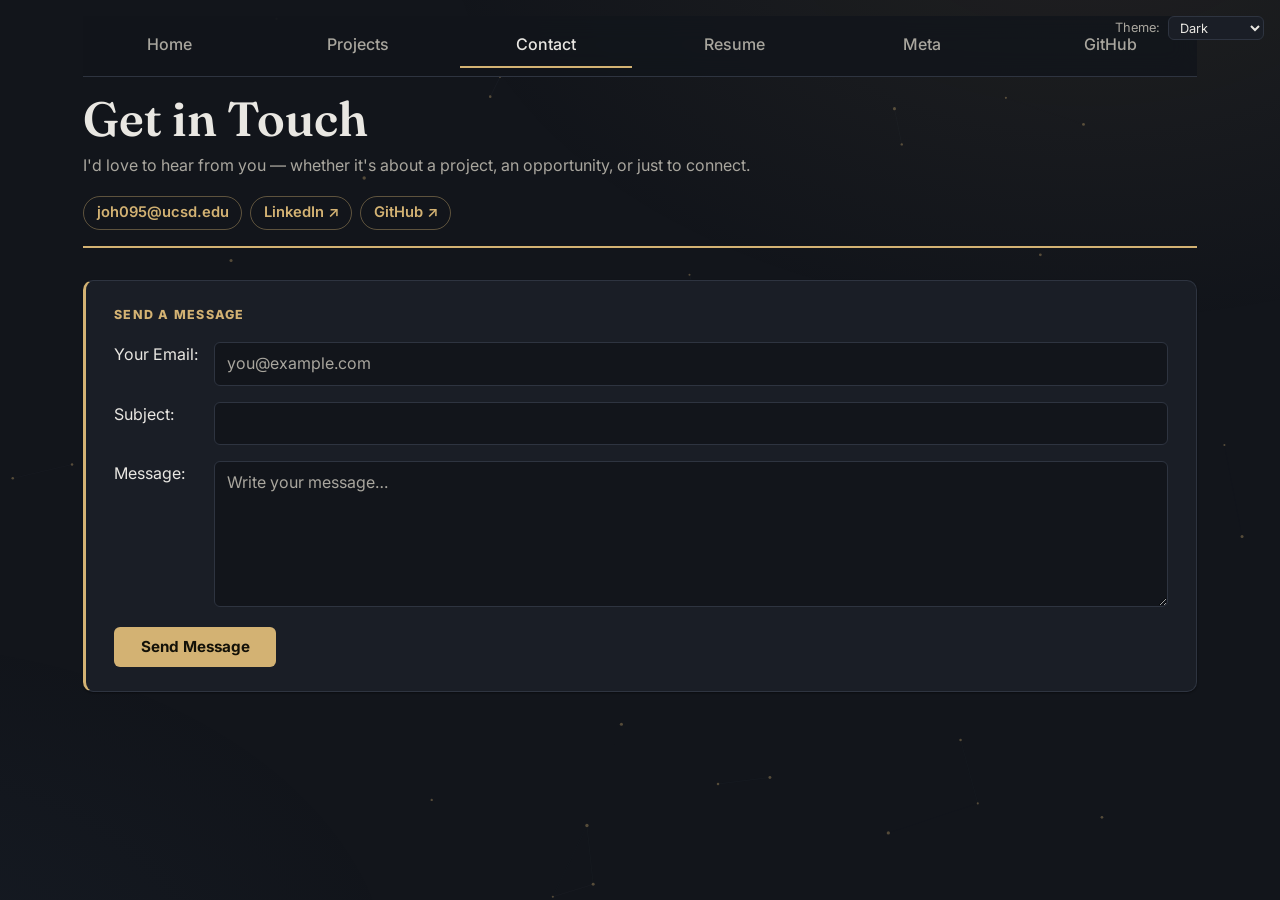
<file: contact/index.html>
<!DOCTYPE html>
<html lang="en">
<head>
  <meta charset="UTF-8">
  <meta name="viewport" content="width=device-width, initial-scale=1.0">
  <title>Contact | Joshua Huang</title>
  <link rel="preconnect" href="https://fonts.googleapis.com">
  <link rel="preconnect" href="https://fonts.gstatic.com" crossorigin>
  <link href="https://fonts.googleapis.com/css2?family=Fraunces:opsz,wght@9..144,500;9..144,600;9..144,700&family=Inter:wght@400;500;600;700&family=IBM+Plex+Mono:wght@400;500&display=swap" rel="stylesheet">
  <link rel="stylesheet" href="../style.css">
  <script type="module" src="../global.js"></script>
  <style>
    /* ── Page header ───────────────────────────────────────── */
    .contact-header {
      padding: 1rem 0 1rem;
      border-bottom: 2px solid var(--color-accent);
      margin-bottom: 2rem;
    }

    .contact-header h1 {
      font-size: clamp(2rem, 5vw, 3rem);
      margin: 0 0 0.4rem;
      line-height: 1.1;
    }

    .contact-sub {
      font-size: 1rem;
      line-height: 1.65;
      color: var(--text-muted);
      margin: 0 0 1.1rem;
    }

    /* ── Direct contact links ──────────────────────────────── */
    .contact-links {
      display: flex;
      flex-wrap: wrap;
      gap: 0.5rem;
    }

    .contact-link {
      display: inline-block;
      font-size: 0.92rem;
      font-weight: 600;
      color: var(--accent);
      text-decoration: none;
      border: 1px solid color-mix(in oklch, var(--accent), transparent 60%);
      padding: 0.28em 0.85em;
      border-radius: 2em;
      transition: background var(--dur-1) var(--ease), border-color var(--dur-1) var(--ease);
    }

    .contact-link:hover {
      background: color-mix(in oklch, var(--accent), transparent 88%);
      border-color: var(--accent);
    }

    /* ── Form card ─────────────────────────────────────────── */
    .contact-form-wrap {
      background: var(--surface);
      border: 1px solid var(--border);
      border-left: 3px solid var(--accent);
      border-radius: var(--radius-m);
      box-shadow: var(--shadow-1);
      padding: 1.5rem 1.75rem;
    }

    .form-intro {
      font-size: 0.78rem;
      font-weight: 800;
      text-transform: uppercase;
      letter-spacing: 0.1em;
      color: var(--color-accent);
      margin: 0 0 1.1rem;
    }

    /* ── Input styling ─────────────────────────────────────── */
    input,
    textarea {
      padding: 0.5em 0.75em;
      border: 1px solid var(--border);
      border-radius: var(--radius-s);
      background: var(--bg);
      color: var(--text);
      width: 100%;
      transition: border-color var(--dur-1) var(--ease), box-shadow var(--dur-1) var(--ease);
    }

    input::placeholder,
    textarea::placeholder {
      color: var(--text-muted);
    }

    input:focus,
    textarea:focus {
      outline: none;
      border-color: var(--accent);
      box-shadow: 0 0 0 3px color-mix(in oklch, var(--accent), transparent 75%);
    }

    /* ── Submit button ─────────────────────────────────────── */
    button[type="submit"] {
      background: var(--accent);
      color: var(--on-accent);
      border: none;
      border-radius: var(--radius-s);
      padding: 0.5em 1.75em;
      font-size: 0.95rem;
      font-weight: 700;
      cursor: pointer;
      width: auto;
      margin: 0.25em 0 0;
      justify-self: start;
      transition: background var(--dur-1) var(--ease);
    }

    button[type="submit"]:hover {
      background: var(--accent-strong);
    }
  </style>
</head>

<body>

  <!-- ── Header ──────────────────────────────────────────────── -->
  <header class="contact-header">
    <h1>Get in Touch</h1>
    <p class="contact-sub">
      I'd love to hear from you — whether it's about a project, an opportunity, or just to connect.
    </p>
    <div class="contact-links">
      <a href="mailto:joh095@ucsd.edu" class="contact-link">joh095@ucsd.edu</a>
      <a href="https://linkedin.com/in/joshuahuang22" class="contact-link" target="_blank" rel="noopener noreferrer">LinkedIn ↗</a>
      <a href="https://github.com/joshuaamm7" class="contact-link" target="_blank" rel="noopener noreferrer">GitHub ↗</a>
    </div>
  </header>

  <!-- ── Form card ───────────────────────────────────────────── -->
  <div class="contact-form-wrap">
    <p class="form-intro">Send a message</p>

    <form action="mailto:joh095@ucsd.edu" method="POST" enctype="text/plain">

      <label>
        Your Email:
        <input name="email" type="email" placeholder="you@example.com" required>
      </label>

      <label>
        Subject:
        <input name="subject" required>
      </label>

      <label>
        Message:
        <textarea name="body" rows="5" placeholder="Write your message…"></textarea>
      </label>

      <button type="submit">Send Message</button>

    </form>
  </div>

</body>
</html>
</file>
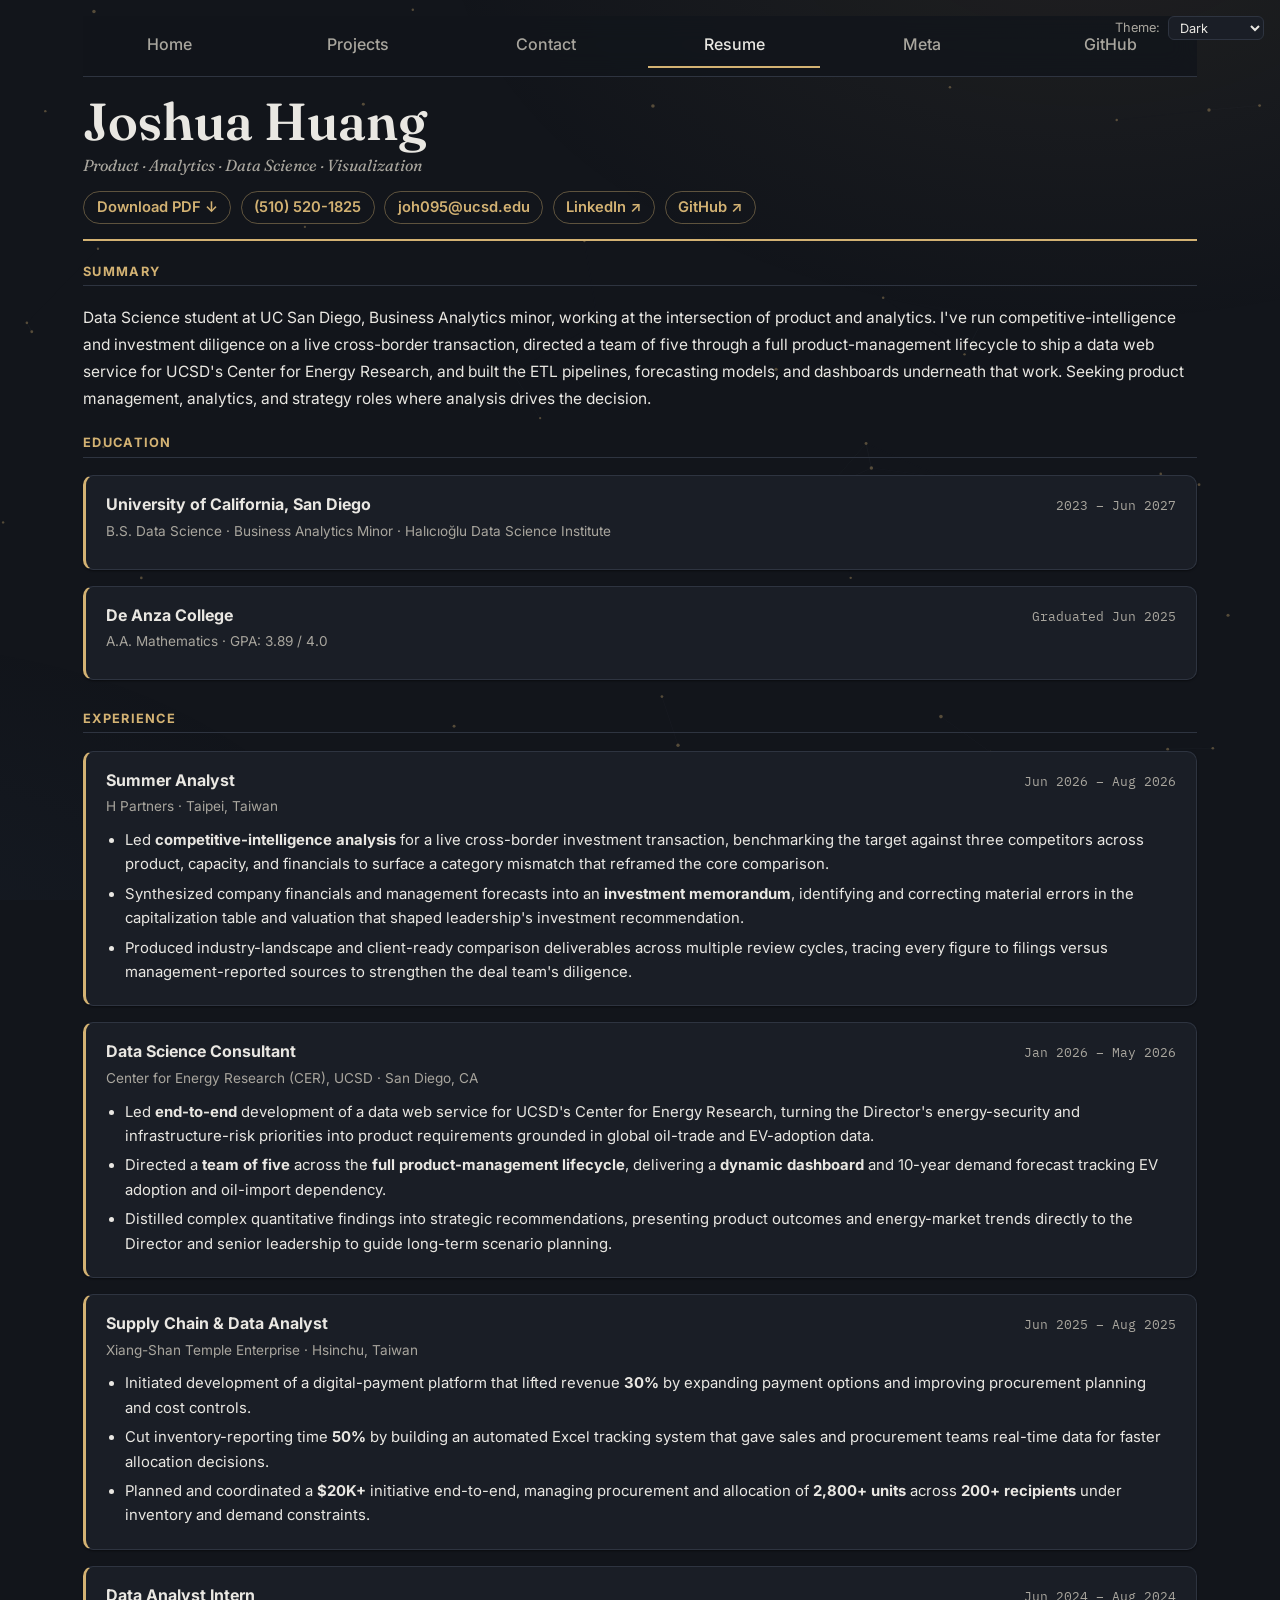
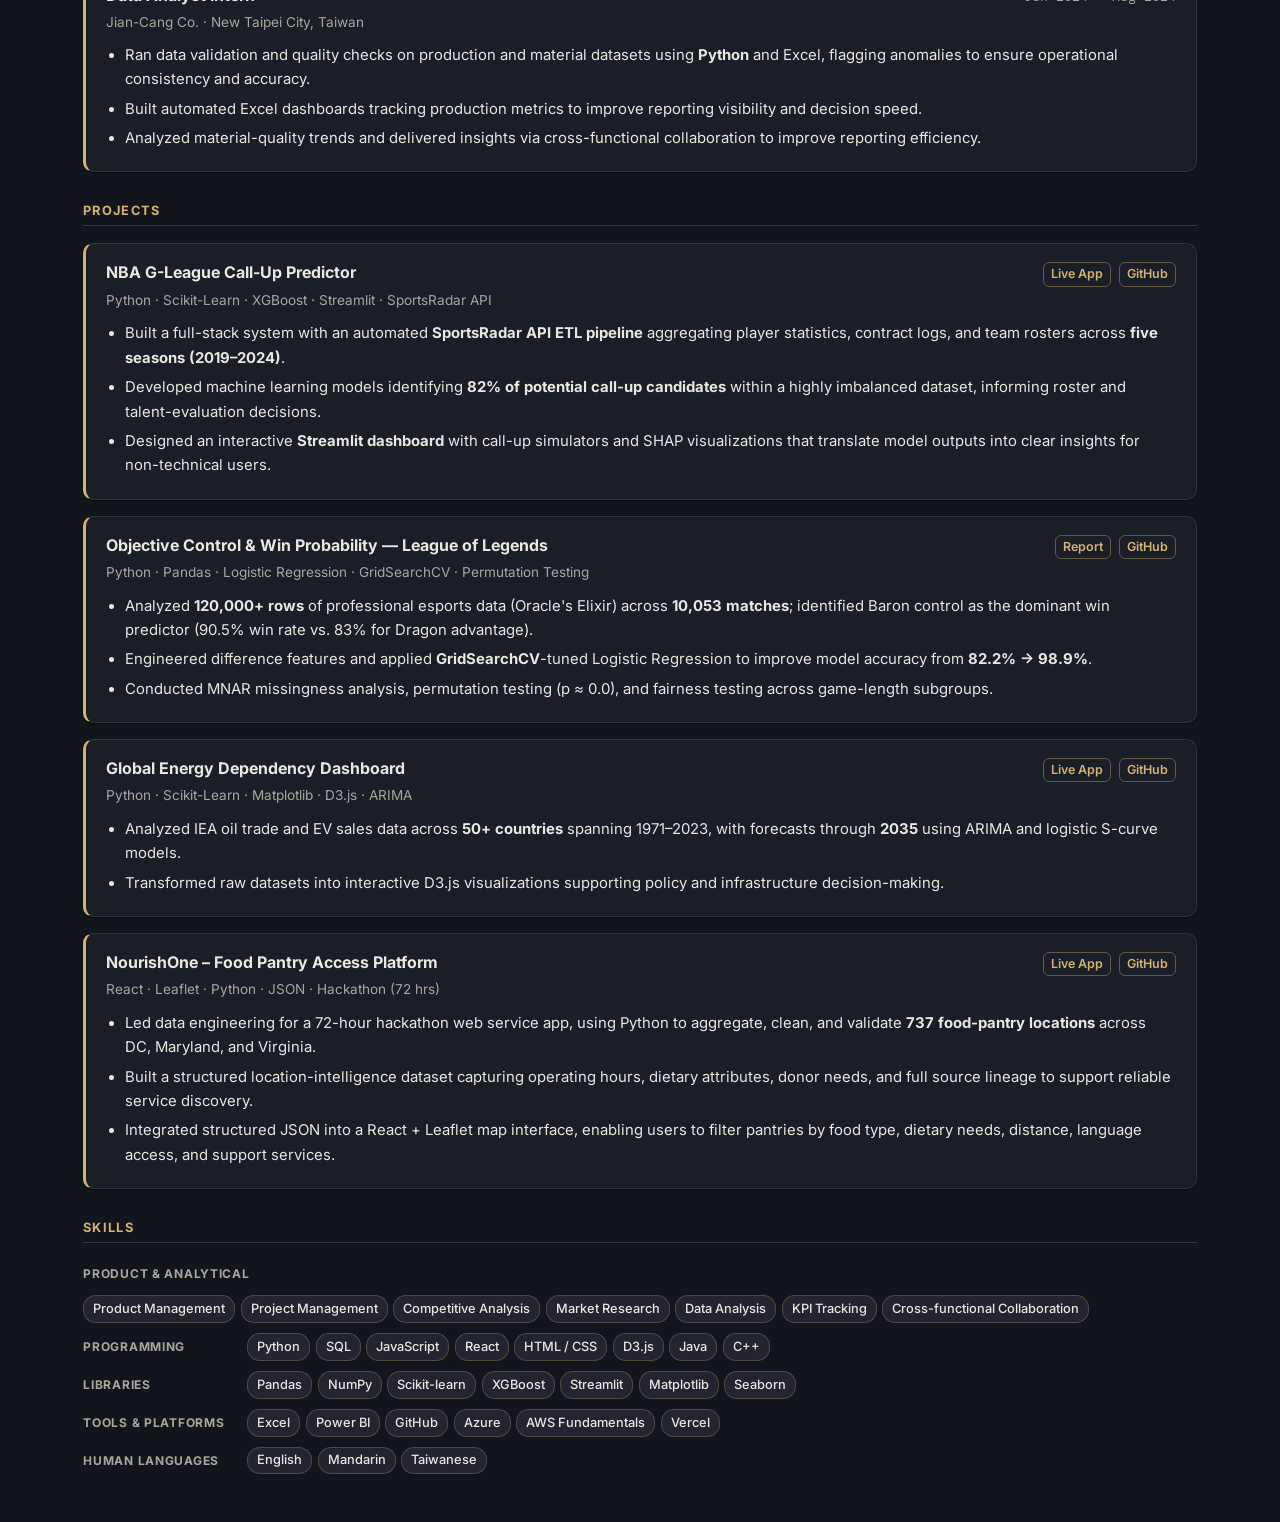
<file: resume/index.html>
<!DOCTYPE html>
<html lang="en">
<head>
  <meta charset="UTF-8">
  <meta name="viewport" content="width=device-width, initial-scale=1.0">
  <title>Joshua Huang | Resume</title>
  <link rel="preconnect" href="https://fonts.googleapis.com">
  <link rel="preconnect" href="https://fonts.gstatic.com" crossorigin>
  <link href="https://fonts.googleapis.com/css2?family=Fraunces:opsz,wght@9..144,500;9..144,600;9..144,700&family=Inter:wght@400;500;600;700&family=IBM+Plex+Mono:wght@400;500&display=swap" rel="stylesheet">
  <link rel="stylesheet" href="../style.css">
  <script type="module" src="../global.js"></script>
  <style>
    /* ── Resume header ───────────────────────────────────── */
    .resume-header {
      padding: 1rem 0 0.9rem;
      border-bottom: 2px solid var(--color-accent);
      margin-bottom: 1.5rem;
    }

    .resume-header h1 {
      font-size: clamp(2rem, 5vw, 3.25rem);
      margin: 0 0 0.2rem;
      line-height: 1.1;
    }

    .resume-tagline {
      margin: 0 0 0.75rem;
      font-size: 1rem;
      font-family: var(--font-display);
      font-style: italic;
      color: var(--text-muted);
    }

    .resume-contact {
      display: flex;
      flex-wrap: wrap;
      gap: 0.5rem 0.6rem;
      margin-top: 0.25rem;
    }

    .resume-contact a {
      display: inline-flex;
      align-items: center;
      font-size: 0.92rem;
      font-weight: 600;
      color: var(--accent);
      text-decoration: none;
      border: 1px solid color-mix(in oklch, var(--accent), transparent 60%);
      padding: 0.28em 0.85em;
      border-radius: 2em;
      transition: background var(--dur-1) var(--ease), border-color var(--dur-1) var(--ease);
    }

    .resume-contact a:hover {
      background: color-mix(in oklch, var(--accent), transparent 88%);
      border-color: var(--accent);
    }

    /* ── Sections ────────────────────────────────────────── */
    .resume-section { margin-bottom: 2rem; }
    .resume-section:first-of-type { margin-bottom: 1.5rem; }

    .resume-section > h2 {
      font-family: var(--font-body);
      font-size: 0.8rem;
      font-weight: 700;
      text-transform: uppercase;
      letter-spacing: 0.1em;
      color: var(--accent);
      border-bottom: 1px solid var(--border);
      padding-bottom: 0.4rem;
      margin: 0 0 1.1rem;
    }

    /* ── Entry cards (experience / education / project) ──── */
    .resume-entry {
      padding: 1rem 1.25rem;
      margin-bottom: 1rem;
      background: var(--surface);
      border: 1px solid var(--border);
      border-left: 3px solid var(--accent);
      border-radius: var(--radius-m);
      box-shadow: var(--shadow-1);
    }

    .resume-entry-header {
      display: flex;
      justify-content: space-between;
      align-items: baseline;
      flex-wrap: wrap;
      gap: 0.2rem 1rem;
    }

    .resume-role {
      font-size: 1rem;
      font-weight: 700;
    }

    .resume-date {
      font-size: 0.82rem;
      font-family: var(--font-mono);
      color: var(--text-muted);
      white-space: nowrap;
    }

    .resume-meta {
      font-size: 0.85rem;
      color: var(--text-muted);
      margin: 0.2rem 0 0.6rem;
    }

    /* ── Bullet lists ────────────────────────────────────── */
    .resume-bullets {
      margin: 0.5rem 0 0;
      padding-left: 1.2rem;
      line-height: 1.65;
    }

    .resume-bullets li {
      margin-bottom: 0.3rem;
      font-size: 0.93rem;
    }

    /* ── Project link pills ──────────────────────────────── */
    .resume-links {
      display: flex;
      gap: 0.5rem;
      align-items: center;
    }

    .resume-links a {
      font-size: 0.78rem;
      font-weight: 600;
      color: var(--accent);
      text-decoration: none;
      border: 1px solid color-mix(in oklch, var(--accent), transparent 60%);
      padding: 0.1em 0.55em;
      border-radius: var(--radius-s);
      line-height: 1.6;
      transition: background var(--dur-1) var(--ease), border-color var(--dur-1) var(--ease);
    }

    .resume-links a:hover {
      background: color-mix(in oklch, var(--accent), transparent 88%);
      border-color: var(--accent);
    }

    /* ── Skills ──────────────────────────────────────────── */
    .resume-skills {
      display: flex;
      flex-direction: column;
      gap: 0.65rem;
    }

    .skill-group {
      display: flex;
      align-items: flex-start;
      gap: 0.75rem;
      flex-wrap: wrap;
    }

    .skill-group-label {
      font-size: 0.75rem;
      font-weight: 700;
      text-transform: uppercase;
      letter-spacing: 0.06em;
      color: var(--text-muted);
      white-space: nowrap;
      min-width: 9.5rem;
      padding-top: 0.3em;
    }

    .skill-tags {
      display: flex;
      flex-wrap: wrap;
      gap: 0.35rem;
    }

    .skill-tag {
      font-size: 0.8rem;
      font-weight: 500;
      padding: 0.2em 0.7em;
      border-radius: 1em;
      background: color-mix(in oklch, var(--accent), var(--bg) 88%);
      border: 1px solid color-mix(in oklch, var(--accent), transparent 75%);
      color: var(--text);
    }

    /* ── Summary ─────────────────────────────────────────── */
    .resume-summary {
      font-size: 0.97rem;
      line-height: 1.75;
      margin: 0;
    }

    /* ── Responsive ──────────────────────────────────────── */
    @media (max-width: 600px) {
      .resume-entry-header { flex-direction: column; }
      .skill-group { flex-direction: column; gap: 0.4rem; }
      .skill-group-label { min-width: unset; }
    }
  </style>
</head>

<body>

  <!-- ── Header ─────────────────────────────────────────── -->
  <header class="resume-header">
    <h1>Joshua Huang</h1>
    <p class="resume-tagline">Product · Analytics · Data Science · Visualization</p>
    <div class="resume-contact">
      <a href="Joshua_Huang_Resume.pdf" download>Download PDF ↓</a>
      <a href="tel:+15105201825">(510) 520-1825</a>
      <a href="mailto:joh095@ucsd.edu">joh095@ucsd.edu</a>
      <a href="https://linkedin.com/in/joshuahuang22" target="_blank" rel="noopener noreferrer">LinkedIn ↗</a>
      <a href="https://github.com/joshuaamm7" target="_blank" rel="noopener noreferrer">GitHub ↗</a>
    </div>
  </header>

  <!-- ── Summary ────────────────────────────────────────── -->
  <section class="resume-section">
    <h2>Summary</h2>
    <p class="resume-summary">
      Data Science student at UC San Diego, Business Analytics minor, working at the intersection of
      product and analytics. I've run competitive-intelligence and investment diligence on a live
      cross-border transaction, directed a team of five through a full product-management lifecycle
      to ship a data web service for UCSD's Center for Energy Research, and built the ETL pipelines,
      forecasting models, and dashboards underneath that work. Seeking product management, analytics,
      and strategy roles where analysis drives the decision.
    </p>
  </section>

  <!-- ── Education ──────────────────────────────────────── -->
  <section class="resume-section">
    <h2>Education</h2>

    <div class="resume-entry">
      <div class="resume-entry-header">
        <span class="resume-role">University of California, San Diego</span>
        <span class="resume-date">2023 – Jun 2027</span>
      </div>
      <p class="resume-meta">
        B.S. Data Science · Business Analytics Minor · Halıcıoğlu Data Science Institute
      </p>
    </div>

    <div class="resume-entry">
      <div class="resume-entry-header">
        <span class="resume-role">De Anza College</span>
        <span class="resume-date">Graduated Jun 2025</span>
      </div>
      <p class="resume-meta">A.A. Mathematics · GPA: 3.89 / 4.0</p>
    </div>
  </section>

  <!-- ── Experience ─────────────────────────────────────── -->
  <section class="resume-section">
    <h2>Experience</h2>

    <div class="resume-entry">
      <div class="resume-entry-header">
        <span class="resume-role">Summer Analyst</span>
        <span class="resume-date">Jun 2026 – Aug 2026</span>
      </div>
      <p class="resume-meta">H Partners · Taipei, Taiwan</p>
      <ul class="resume-bullets">
        <li>Led <strong>competitive-intelligence analysis</strong> for a live cross-border investment
          transaction, benchmarking the target against three competitors across product, capacity,
          and financials to surface a category mismatch that reframed the core comparison.</li>
        <li>Synthesized company financials and management forecasts into an
          <strong>investment memorandum</strong>, identifying and correcting material errors in the
          capitalization table and valuation that shaped leadership's investment recommendation.</li>
        <li>Produced industry-landscape and client-ready comparison deliverables across multiple
          review cycles, tracing every figure to filings versus management-reported sources to
          strengthen the deal team's diligence.</li>
      </ul>
    </div>

    <div class="resume-entry">
      <div class="resume-entry-header">
        <span class="resume-role">Data Science Consultant</span>
        <span class="resume-date">Jan 2026 – May 2026</span>
      </div>
      <p class="resume-meta">Center for Energy Research (CER), UCSD · San Diego, CA</p>
      <ul class="resume-bullets">
        <li>Led <strong>end-to-end</strong> development of a data web service for UCSD's Center for
          Energy Research, turning the Director's energy-security and infrastructure-risk priorities
          into product requirements grounded in global oil-trade and EV-adoption data.</li>
        <li>Directed a <strong>team of five</strong> across the
          <strong>full product-management lifecycle</strong>, delivering a
          <strong>dynamic dashboard</strong> and 10-year demand forecast tracking EV adoption and
          oil-import dependency.</li>
        <li>Distilled complex quantitative findings into strategic recommendations, presenting
          product outcomes and energy-market trends directly to the Director and senior leadership
          to guide long-term scenario planning.</li>
      </ul>
    </div>

    <div class="resume-entry">
      <div class="resume-entry-header">
        <span class="resume-role">Supply Chain &amp; Data Analyst</span>
        <span class="resume-date">Jun 2025 – Aug 2025</span>
      </div>
      <p class="resume-meta">Xiang-Shan Temple Enterprise · Hsinchu, Taiwan</p>
      <ul class="resume-bullets">
        <li>Initiated development of a digital-payment platform that lifted revenue
          <strong>30%</strong> by expanding payment options and improving procurement planning and
          cost controls.</li>
        <li>Cut inventory-reporting time <strong>50%</strong> by building an automated Excel tracking
          system that gave sales and procurement teams real-time data for faster allocation
          decisions.</li>
        <li>Planned and coordinated a <strong>$20K+</strong> initiative end-to-end, managing
          procurement and allocation of <strong>2,800+ units</strong> across
          <strong>200+ recipients</strong> under inventory and demand constraints.</li>
      </ul>
    </div>

    <div class="resume-entry">
      <div class="resume-entry-header">
        <span class="resume-role">Data Analyst Intern</span>
        <span class="resume-date">Jun 2024 – Aug 2024</span>
      </div>
      <p class="resume-meta">Jian-Cang Co. · New Taipei City, Taiwan</p>
      <ul class="resume-bullets">
        <li>Ran data validation and quality checks on production and material datasets using
          <strong>Python</strong> and Excel, flagging anomalies to ensure operational consistency
          and accuracy.</li>
        <li>Built automated Excel dashboards tracking production metrics to improve reporting
          visibility and decision speed.</li>
        <li>Analyzed material-quality trends and delivered insights via cross-functional
          collaboration to improve reporting efficiency.</li>
      </ul>
    </div>
  </section>

  <!-- ── Projects ───────────────────────────────────────── -->
  <section class="resume-section">
    <h2>Projects</h2>

    <div class="resume-entry">
      <div class="resume-entry-header">
        <span class="resume-role">NBA G-League Call-Up Predictor</span>
        <span class="resume-links">
          <a href="https://next-up.streamlit.app/" target="_blank" rel="noopener noreferrer">Live App</a>
          <a href="https://github.com/joshuaamm7" target="_blank" rel="noopener noreferrer">GitHub</a>
        </span>
      </div>
      <p class="resume-meta">Python · Scikit-Learn · XGBoost · Streamlit · SportsRadar API</p>
      <ul class="resume-bullets">
        <li>Built a full-stack system with an automated <strong>SportsRadar API ETL pipeline</strong>
          aggregating player statistics, contract logs, and team rosters across
          <strong>five seasons (2019–2024)</strong>.</li>
        <li>Developed machine learning models identifying
          <strong>82% of potential call-up candidates</strong> within a highly imbalanced dataset,
          informing roster and talent-evaluation decisions.</li>
        <li>Designed an interactive <strong>Streamlit dashboard</strong> with call-up simulators and
          SHAP visualizations that translate model outputs into clear insights for non-technical
          users.</li>
      </ul>
    </div>

    <div class="resume-entry">
      <div class="resume-entry-header">
        <span class="resume-role">Objective Control & Win Probability — League of Legends</span>
        <span class="resume-links">
          <a href="https://joshuaamm7.github.io/Project4-Baron_OR_Drags/" target="_blank" rel="noopener noreferrer">Report</a>
          <a href="https://github.com/Joshuaamm7/Project4-Baron_OR_Drags" target="_blank" rel="noopener noreferrer">GitHub</a>
        </span>
      </div>
      <p class="resume-meta">Python · Pandas · Logistic Regression · GridSearchCV · Permutation Testing</p>
      <ul class="resume-bullets">
        <li>Analyzed <strong>120,000+ rows</strong> of professional esports data (Oracle's Elixir)
          across <strong>10,053 matches</strong>; identified Baron control as the dominant win predictor
          (90.5% win rate vs. 83% for Dragon advantage).</li>
        <li>Engineered difference features and applied <strong>GridSearchCV</strong>-tuned Logistic
          Regression to improve model accuracy from <strong>82.2% → 98.9%</strong>.</li>
        <li>Conducted MNAR missingness analysis, permutation testing (p ≈ 0.0), and fairness
          testing across game-length subgroups.</li>
      </ul>
    </div>

    <div class="resume-entry">
      <div class="resume-entry-header">
        <span class="resume-role">Global Energy Dependency Dashboard</span>
        <span class="resume-links">
          <a href="https://joshuaamm7.github.io/Energy-Dashboard-DS3/" target="_blank" rel="noopener noreferrer">Live App</a>
          <a href="https://github.com/joshuaamm7" target="_blank" rel="noopener noreferrer">GitHub</a>
        </span>
      </div>
      <p class="resume-meta">Python · Scikit-Learn · Matplotlib · D3.js · ARIMA</p>
      <ul class="resume-bullets">
        <li>Analyzed IEA oil trade and EV sales data across <strong>50+ countries</strong> spanning
          1971–2023, with forecasts through <strong>2035</strong> using ARIMA and logistic
          S-curve models.</li>
        <li>Transformed raw datasets into interactive D3.js visualizations supporting policy
          and infrastructure decision-making.</li>
      </ul>
    </div>

    <div class="resume-entry">
      <div class="resume-entry-header">
        <span class="resume-role">NourishOne – Food Pantry Access Platform</span>
        <span class="resume-links">
          <a href="https://nafsi-team-nourish-2djabv3ap-joshuaamm7s-projects.vercel.app/" target="_blank" rel="noopener noreferrer">Live App</a>
          <a href="https://github.com/joshuaamm7" target="_blank" rel="noopener noreferrer">GitHub</a>
        </span>
      </div>
      <p class="resume-meta">React · Leaflet · Python · JSON · Hackathon (72 hrs)</p>
      <ul class="resume-bullets">
        <li>Led data engineering for a 72-hour hackathon web service app, using Python to aggregate,
          clean, and validate <strong>737 food-pantry locations</strong> across DC, Maryland, and
          Virginia.</li>
        <li>Built a structured location-intelligence dataset capturing operating hours, dietary
          attributes, donor needs, and full source lineage to support reliable service discovery.</li>
        <li>Integrated structured JSON into a React + Leaflet map interface, enabling users to filter
          pantries by food type, dietary needs, distance, language access, and support services.</li>
      </ul>
    </div>
  </section>

  <!-- ── Skills ─────────────────────────────────────────── -->
  <section class="resume-section">
    <h2>Skills</h2>
    <div class="resume-skills">

      <div class="skill-group">
        <span class="skill-group-label">Product &amp; Analytical</span>
        <div class="skill-tags">
          <span class="skill-tag">Product Management</span>
          <span class="skill-tag">Project Management</span>
          <span class="skill-tag">Competitive Analysis</span>
          <span class="skill-tag">Market Research</span>
          <span class="skill-tag">Data Analysis</span>
          <span class="skill-tag">KPI Tracking</span>
          <span class="skill-tag">Cross-functional Collaboration</span>
        </div>
      </div>

      <div class="skill-group">
        <span class="skill-group-label">Programming</span>
        <div class="skill-tags">
          <span class="skill-tag">Python</span>
          <span class="skill-tag">SQL</span>
          <span class="skill-tag">JavaScript</span>
          <span class="skill-tag">React</span>
          <span class="skill-tag">HTML / CSS</span>
          <span class="skill-tag">D3.js</span>
          <span class="skill-tag">Java</span>
          <span class="skill-tag">C++</span>
        </div>
      </div>

      <div class="skill-group">
        <span class="skill-group-label">Libraries</span>
        <div class="skill-tags">
          <span class="skill-tag">Pandas</span>
          <span class="skill-tag">NumPy</span>
          <span class="skill-tag">Scikit-learn</span>
          <span class="skill-tag">XGBoost</span>
          <span class="skill-tag">Streamlit</span>
          <span class="skill-tag">Matplotlib</span>
          <span class="skill-tag">Seaborn</span>
        </div>
      </div>

      <div class="skill-group">
        <span class="skill-group-label">Tools &amp; Platforms</span>
        <div class="skill-tags">
          <span class="skill-tag">Excel</span>
          <span class="skill-tag">Power BI</span>
          <span class="skill-tag">GitHub</span>
          <span class="skill-tag">Azure</span>
          <span class="skill-tag">AWS Fundamentals</span>
          <span class="skill-tag">Vercel</span>
        </div>
      </div>

      <div class="skill-group">
        <span class="skill-group-label">Human Languages</span>
        <div class="skill-tags">
          <span class="skill-tag">English</span>
          <span class="skill-tag">Mandarin</span>
          <span class="skill-tag">Taiwanese</span>
        </div>
      </div>

    </div>
  </section>

</body>
</html>
</file>
<file: style.css>
* {
  box-sizing: border-box;
}

:root {
  /* surfaces */
  --bg:            light-dark(#f6f4ef, #12151b);
  --surface:       light-dark(#fdfcf9, #1a1e26);
  --surface-2:     light-dark(#efece4, #222733);
  --border:        light-dark(#ddd8cc, #2e3440);
  --border-strong: light-dark(#c9c3b4, #3a414f);
  /* ink */
  --text:          light-dark(#23262c, #e9e7e2);
  --text-muted:    light-dark(#5d5f66, #a9a69e);
  /* accent (champagne / bronze) */
  --accent:        light-dark(#7d600f, #d3b273);
  --accent-strong: color-mix(in oklch, var(--accent), var(--text) 15%);
  --on-accent:     light-dark(#ffffff, #131108);
  --color-accent:  var(--accent); /* legacy alias used by inline page styles */
  /* chart chrome */
  --chart-dot:     light-dark(#3a6ea8, #5e8fc7);
  --grid:          light-dark(#e5e1d6, #262b35);
  /* background effect */
  --bg-particle:   light-dark(#8a6b1e, #d3b273);
  --bg-line:       light-dark(#8f8974, #5b6474);
  /* elevation, radii, motion, type */
  --shadow-color:  light-dark(rgb(60 50 20 / 0.10), rgb(0 0 0 / 0.45));
  --shadow-1: 0 1px 2px var(--shadow-color);
  --shadow-2: 0 2px 6px var(--shadow-color), 0 12px 32px var(--shadow-color);
  --radius-s: 0.375rem;
  --radius-m: 0.625rem;
  --radius-l: 1rem;
  --ease: cubic-bezier(0.4, 0, 0.2, 1);
  --dur-1: 150ms;
  --dur-2: 300ms;
  --font-display: "Fraunces", Georgia, "Times New Roman", serif;
  --font-body: "Inter", system-ui, -apple-system, "Segoe UI", sans-serif;
  --font-mono: "IBM Plex Mono", ui-monospace, SFMono-Regular, Menlo, monospace;
}

html {
  accent-color: var(--accent);
  color-scheme: light dark;
  /* page background lives on html so the fixed bg canvas (z-index -1) stays visible */
  background-color: var(--bg);
}

body {
  max-width: min(1200px, 92vw);
  margin: 0 auto;
  padding: 1rem 2rem;
  background-color: transparent;
  color: var(--text);
  font-family: var(--font-body);
  line-height: 1.6;
}

/* Ambient wash — static fallback layer beneath the constellation canvas */
body::before {
  content: "";
  position: fixed;
  inset: 0;
  z-index: -2;
  pointer-events: none;
  background:
    radial-gradient(1100px 700px at 85% -10%, color-mix(in oklch, var(--accent), transparent 93%), transparent 60%),
    radial-gradient(900px 600px at -10% 110%, color-mix(in oklch, var(--chart-dot), transparent 95%), transparent 60%);
}

#bg-canvas {
  position: fixed;
  inset: 0;
  z-index: -1;
  pointer-events: none;
}

input,
textarea,
button,
select {
  font: inherit;
}

/* ─── Form ─────────────────────────────────────────────── */

form {
  display: grid;
  grid-template-columns: auto 1fr;
  gap: 1em;
}

form label {
  display: grid;
  grid-template-columns: subgrid;
  grid-column: 1 / -1;
}

button {
  grid-column: 1 / -1;
  width: 50%;
  margin: 1em auto;
}

/* ─── Navigation ────────────────────────────────────────── */

nav {
  position: sticky;
  top: 0;
  z-index: 50;
  display: flex;
  gap: 1rem;
  padding: 0.5rem 0;
  align-items: center;
  font-size: 1rem;
  background: color-mix(in srgb, var(--bg) 82%, transparent);
  backdrop-filter: blur(12px);
  -webkit-backdrop-filter: blur(12px);
  border-bottom: 1px solid var(--border);
}

nav ul,
nav li {
  display: contents;
}

nav a {
  flex: 1;
  text-decoration: none;
  color: var(--text-muted);
  font-weight: 500;
  text-align: center;
  padding: 0.5em;
  border-bottom: 2px solid transparent;
  transition: color var(--dur-1) var(--ease), border-color var(--dur-1) var(--ease);
}

nav a.current {
  color: var(--text);
  border-bottom-color: var(--accent);
}

nav a:hover:not(.current) {
  color: var(--text);
  border-bottom-color: color-mix(in oklch, var(--accent), transparent 50%);
}

/* ─── Headings ──────────────────────────────────────────── */

h1 {
  font-size: clamp(2.5rem, 6vw, 4rem);
}

h1,
h2,
h3,
h4,
h5,
h6 {
  font-family: var(--font-display);
  font-weight: 600;
  line-height: 1.1;
  text-wrap: balance;
}

a {
  color: var(--accent);
  transition: color var(--dur-1) var(--ease);
}

a:hover {
  color: var(--accent-strong);
}

code {
  font-family: var(--font-mono);
}

:focus-visible {
  outline: 2px solid var(--accent);
  outline-offset: 2px;
}

::selection {
  background: color-mix(in oklch, var(--accent), transparent 70%);
}

/* ─── Theme selector ────────────────────────────────────── */

.color-scheme {
  position: absolute;
  top: 1rem;
  right: 1rem;
  z-index: 60;
  font-size: 80%;
  color: var(--text-muted);
  display: flex;
  align-items: center;
  gap: 0.5rem;
  grid-column: auto;
  grid-template-columns: none;
}

.color-scheme select {
  background: var(--surface);
  color: var(--text);
  border: 1px solid var(--border);
  border-radius: var(--radius-s);
  padding: 0.2em 0.5em;
}

/* ─── Profile stats ─────────────────────────────────────── */

#profile-stats dl {
  display: grid;
  grid-template-columns: repeat(4, 1fr);
  gap: 0.5rem;
}

#profile-stats dt {
  grid-row: 1;
  font-weight: bold;
  color: var(--text-muted);
  text-transform: uppercase;
}

#profile-stats dd {
  grid-row: 2;
  margin: 0;
  font-size: 2rem;
}

/* ─── Projects grid ─────────────────────────────────────── */

.projects {
  display: grid;
  grid-template-columns: repeat(auto-fill, minmax(17em, 1fr));
  gap: 1.5em;
}

.projects img {
  width: 100%;
  height: auto;
  border-radius: var(--radius-m);
}

.projects article {
  padding: 1.5em;
  background-color: var(--surface);
  border: 1px solid var(--border);
  border-radius: var(--radius-l);
  box-shadow: var(--shadow-1);
  transition: transform var(--dur-2) var(--ease), box-shadow var(--dur-2) var(--ease), border-color var(--dur-2) var(--ease);
}

.projects article:hover {
  transform: translateY(-4px);
  box-shadow: var(--shadow-2);
  border-color: color-mix(in oklch, var(--accent), var(--border) 55%);
}

.projects h2 {
  margin: 0;
}

.projects article > p:first-of-type strong {
  font-family: var(--font-mono);
  font-size: 0.75rem;
  font-weight: 500;
  letter-spacing: 0.08em;
  color: var(--text-muted);
}

.project-link {
  display: inline-block;
  margin-top: 0.75em;
  font-size: 0.875rem;
  font-weight: 600;
  color: var(--color-accent);
  text-decoration: none;
}

.project-link:hover {
  text-decoration: underline;
}

/* ─── Pie chart & legend ────────────────────────────────── */

.chart-container {
  display: flex;
  align-items: center;
  gap: 2.5em;
  margin-block: 2.5rem;
}

#projects-pie-plot {
  max-width: 20em;
  overflow: visible;
}

#projects-pie-plot path {
  transition: 300ms;
  cursor: pointer;
}

#projects-pie-plot:has(path:hover) path:not(:hover) {
  opacity: 0.5;
}

.selected {
  --color: var(--accent) !important;
}

.selected:is(path) {
  fill: var(--color);
}

.legend {
  flex: 1;
  display: grid;
  grid-template-columns: repeat(auto-fill, minmax(9em, 1fr));
  gap: 1em;
  padding: 1em;
  border: 1px solid var(--border);
  border-radius: var(--radius-m);
  background: var(--surface);
  list-style: none;
}

.legend-item {
  display: flex;
  align-items: center;
  gap: 0.5em;
}

.swatch {
  display: inline-block;
  width: 1em;
  aspect-ratio: 1 / 1;
  background-color: var(--color);
  border-radius: 0.2em;
}

/* ─── Search bar ────────────────────────────────────────── */

.searchBar {
  display: block;
  width: 100%;
  max-width: 35em;
  padding: 0.75em 1em;
  margin-block: 1.5em;
  font-size: 1.1rem;
  border: 1px solid var(--border);
  border-radius: var(--radius-m);
  background-color: var(--surface);
  color: var(--text);
  transition: border-color var(--dur-1) var(--ease);
}

.searchBar::placeholder {
  color: var(--text-muted);
}

.searchBar:focus {
  border-color: var(--accent);
  outline: 3px solid color-mix(in oklch, var(--accent), transparent 70%);
  outline-offset: 2px;
}

/* ─── Stats ─────────────────────────────────────────────── */

.stats {
  display: grid;
  grid-template-columns: repeat(auto-fit, minmax(10em, 1fr));
  gap: 1rem;
  margin-block: 2rem;
}

.stats dt {
  font-weight: 600;
  font-size: 0.72rem;
  text-transform: uppercase;
  letter-spacing: 0.08em;
  color: var(--text-muted);
}

.stats dd {
  margin: 0;
  font-size: 2rem;
  font-weight: 600;
  font-family: var(--font-mono);
  font-variant-numeric: tabular-nums;
}

/* ─── Gridlines ─────────────────────────────────────────── */

.gridlines line {
  stroke: var(--grid);
  stroke-opacity: 1;
}

.gridlines path {
  display: none;
}

/* ─── Axes & scatter dots (overrides D3 presentation attrs) ─ */

.x-axis text,
.y-axis text {
  fill: var(--text-muted);
  font-family: var(--font-body);
  font-size: 0.72rem;
  font-variant-numeric: tabular-nums;
}

.x-axis path.domain,
.y-axis path.domain,
.x-axis line,
.y-axis line {
  stroke: var(--border-strong);
}

.dots circle {
  fill: var(--chart-dot);
}

/* ─── Tooltip & info ────────────────────────────────────── */

.info {
  display: grid;
  grid-template-columns: auto 1fr;
  gap: 0.25rem 1rem;
  margin: 0;
}

.info dt {
  color: var(--text-muted);
  font-weight: bold;
}

.info dd {
  margin: 0;
}

.tooltip {
  position: fixed;
  top: 1em;
  left: 1em;
  background: color-mix(in srgb, var(--surface) 88%, transparent);
  color: var(--text);
  border: 1px solid var(--border-strong);
  border-radius: var(--radius-m);
  padding: 1rem;
  box-shadow: var(--shadow-2);
  backdrop-filter: blur(0.5rem);
  z-index: 10;
}

dl.info {
  transition-duration: 500ms;
  transition-property: opacity, visibility;
}

dl.info[hidden]:not(:hover, :focus-within) {
  opacity: 0;
  visibility: hidden;
}

/* ─── Meta page header ──────────────────────────────────── */

.meta-header {
  margin-bottom: 2rem;
}

.meta-intro {
  min-width: 0;
}

.meta-intro h1 {
  font-size: clamp(2.5rem, 7vw, 4.5rem);
  line-height: 1;
  margin-bottom: 1rem;
}

.meta-intro p {
  margin-bottom: 1rem;
}

.meta-stats-panel {
  position: static;
  width: 100%;
}

#stats {
  display: grid;
  grid-template-columns: repeat(auto-fit, minmax(120px, 1fr));
  gap: 0.75rem;
  margin-top: 1.25rem;
  margin-bottom: 2rem;
}

.stat-card {
  padding: 0.75rem 0;
  border-top: 1px solid var(--border);
}

.stat-card dt {
  margin: 0 0 0.25rem;
  font-size: 0.72rem;
  font-weight: 600;
  text-transform: uppercase;
  letter-spacing: 0.08em;
  color: var(--text-muted);
}

.stat-card dd {
  margin: 0;
  font-size: clamp(1.3rem, 2.8vw, 2rem);
  font-weight: 600;
  line-height: 1.1;
  font-family: var(--font-mono);
  font-variant-numeric: tabular-nums;
}

/* ─── Time slider ───────────────────────────────────────── */

.slider-container {
  margin-block: 1rem;
}

.slider-container label {
  display: flex;
  align-items: center;
  gap: 1rem;
  flex-wrap: wrap;
}

#commit-progress {
  width: min(320px, 100%);
  flex: 0 1 320px;
}

#commit-time {
  font-size: 0.9rem;
  color: var(--text-muted);
  font-variant-numeric: tabular-nums;
}

/* ─── Circles (scatter plot) ────────────────────────────── */

circle {
  transition: all 200ms;
  transform-origin: center;
  transform-box: fill-box;

  @starting-style {
    r: 0;
  }
}

circle:hover {
  transform: scale(1.5);
}

circle.selected {
  fill: var(--accent);
}

/* ─── Brush selection ───────────────────────────────────── */

@keyframes marching-ants {
  to {
    stroke-dashoffset: -8;
  }
}

.selection {
  fill: var(--accent);
  fill-opacity: 0.08;
  stroke: var(--accent);
  stroke-opacity: 0.8;
  stroke-dasharray: 5 3;
  animation: marching-ants 2s linear infinite;
}

/* ─── Responsive ────────────────────────────────────────── */

@media (max-width: 700px) {
  .chart-container {
    flex-direction: column;
    align-items: stretch;
  }

  #projects-pie-plot {
    align-self: center;
  }

  nav {
    flex-wrap: wrap;
    gap: 0;
    font-size: 0.9rem;
  }

  nav a {
    padding: 0.4em 0.5em;
  }

  #chart {
    padding-left: 1.5rem;
  }
}
/* ─── Scrollytelling layout ──────────────────────────────── */

#scrolly-1 {
  position: relative;
  display: grid;
  grid-template-columns: minmax(260px, 0.85fr) minmax(480px, 1.4fr);
  gap: 2rem;
  align-items: start;
  margin-top: 2rem;
  margin-bottom: 4rem;
}

#scatter-story {
  position: relative;
  z-index: 1;
}

#scatter-plot {
  position: sticky;
  top: 3.5rem;
  align-self: start;
  max-height: 95vh;
  overflow-y: auto;
  z-index: 0;
  padding-bottom: 1rem;
  scrollbar-color: var(--border-strong) transparent;
}

.chart-section h2,
.files-section h2 {
  margin-top: 0;
  margin-bottom: 0.75rem;
}

#chart {
  width: 100%;
  overflow: visible;
  /* room for y-axis tick labels that extend left of the SVG viewBox */
  padding-left: 2.5rem;
}

#chart svg {
  width: 100%;
  height: auto;
  max-height: 45vh;
  display: block;
}

/* ─── Scroll steps ───────────────────────────────────────── */

.step {
  margin-bottom: 1.75rem;
  padding: 0.75rem 0 0.75rem 1rem;
  border-left: 3px solid var(--border-strong);
  color: var(--text-muted);
  font-size: 0.95rem;
  line-height: 1.5;
  transition: color 200ms, border-color 200ms;
}

.step:last-child {
  margin-bottom: 2rem;
}

.step p {
  margin: 0 0 0.6rem;
}

.step.is-active {
  color: var(--text);
  border-left-color: var(--accent);
}

#scatter-story a {
  color: inherit;
  font-weight: 600;
}

/* ─── Files section (inside sticky right column) ─────────── */

.files-section {
  margin-top: 1.5rem;
  padding-top: 1rem;
  border-top: 1px solid var(--border);
}

#files {
  display: grid;
  grid-template-columns: minmax(120px, 180px) minmax(0, 1fr);
  gap: 0.45rem 0.9rem;
  align-items: start;
}

#files > div {
  grid-column: 1 / -1;
  display: grid;
  grid-template-columns: subgrid;
  align-items: start;
  margin-bottom: 0.35rem;
}

#files dt {
  grid-column: 1;
  font-size: 0.75rem;
  line-height: 1.2;
  min-width: 0;
}

#files dt code {
  white-space: normal;
  overflow-wrap: anywhere;
}

#files dt small {
  display: block;
  color: var(--text-muted);
  font-size: 0.7rem;
  margin-top: 0.15rem;
}

#files dd {
  grid-column: 2;
  display: flex;
  flex-wrap: wrap;
  gap: 0.12em;
  margin: 0;
  padding-top: 0.15rem;
  min-width: 0;
}

.loc {
  flex: 0 0 auto;
  width: 0.38em;
  aspect-ratio: 1;
  border-radius: 50%;
  background: var(--color);
}

/* ─── Responsive (meta page) ─────────────────────────────── */

@media (max-width: 900px) {
  #scrolly-1 {
    grid-template-columns: 1fr;
  }

  #scatter-plot {
    position: static;
    max-height: none;
    overflow: visible;
  }

  #files {
    grid-template-columns: 1fr;
  }

  #files > div {
    display: block;
  }

  #files dd {
    margin-top: 0.35rem;
  }
}

/* ─── Reduced motion ─────────────────────────────────────── */

@media (prefers-reduced-motion: reduce) {
  *,
  *::before,
  *::after {
    animation-duration: 0.01ms !important;
    animation-iteration-count: 1 !important;
    transition-duration: 0.01ms !important;
  }
}
</file>
